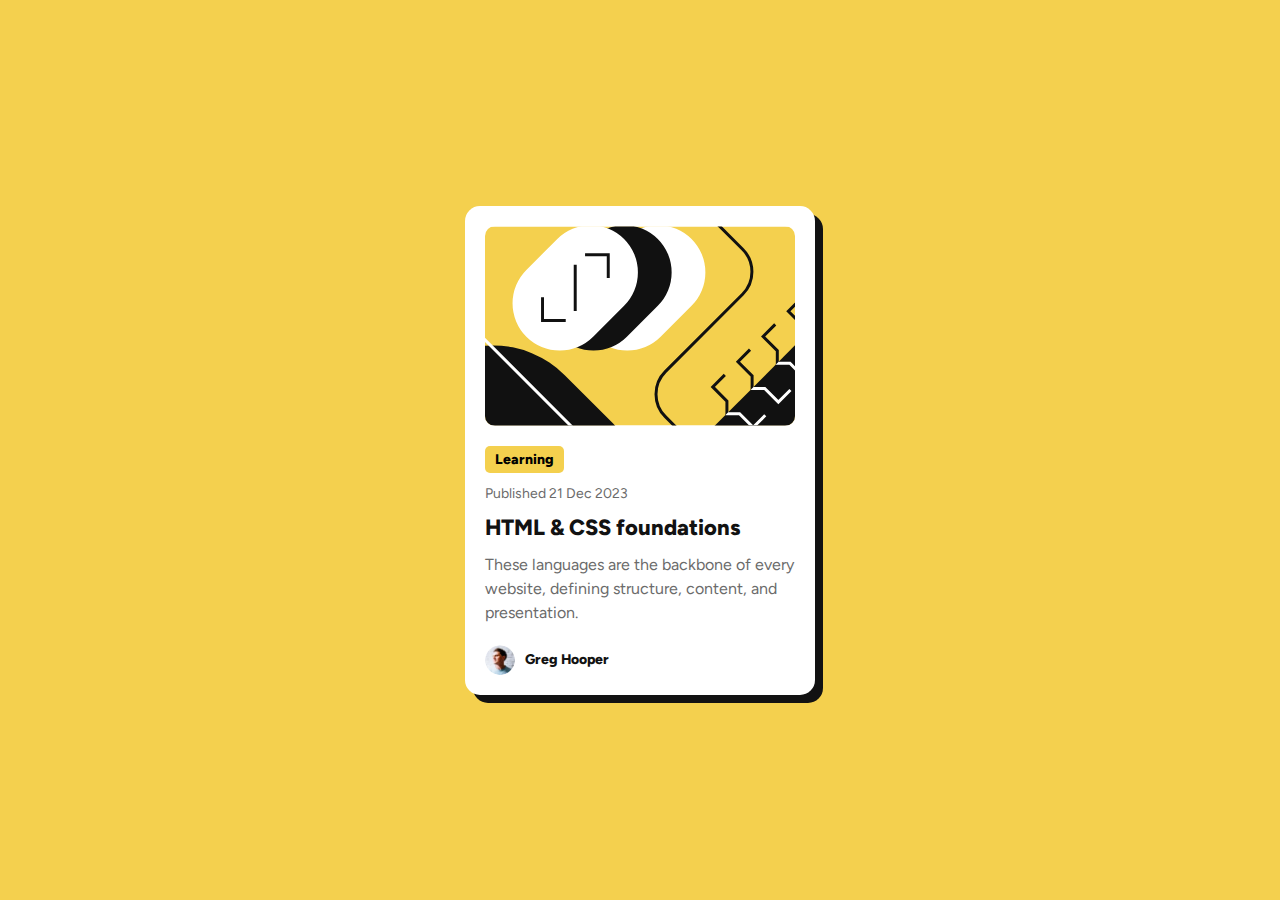
<file: blog-preview-card/index.html>
<!DOCTYPE html>
<html lang="en">
<head>
    <meta charset="UTF-8">
    <meta name="viewport" content="width=device-width, initial-scale=1.0">
    <title>Blog Preview Card</title>

<!-- Google Fonts - Figtree -->
<link rel="preconnect" href="https://fonts.googleapis.com">
<link rel="preconnect" href="https://fonts.gstatic.com" crossorigin>
<link href="https://fonts.googleapis.com/css2?family=Figtree:wght@500;800&display=swap" rel="stylesheet">

<!-- external CSS -->
 <link rel="stylesheet" href="style.css">

</head>
<body>

    <main class="card">
        <img src="./images/illustration-article.svg" alt="Article illustration" class="card-image">

        <div class="card-content">
            <p class="card-category">Learning</p>
            <p class="card-title">Published 21 Dec 2023</p>

            <h1 class="card-heading">HTML & CSS foundations</h1>
            <p class="card-description">
                These languages are the backbone of every website, defining structure, content, and presentation.
            </p>
            <div class="card-author">
                <img src="./images/image-avatar.webp" alt="Author avatar" class="author-avatar">
                <span class="author-name">Greg Hooper</span>
            </div>
        </div>
    </main>
    
</body>
</html>
</file>
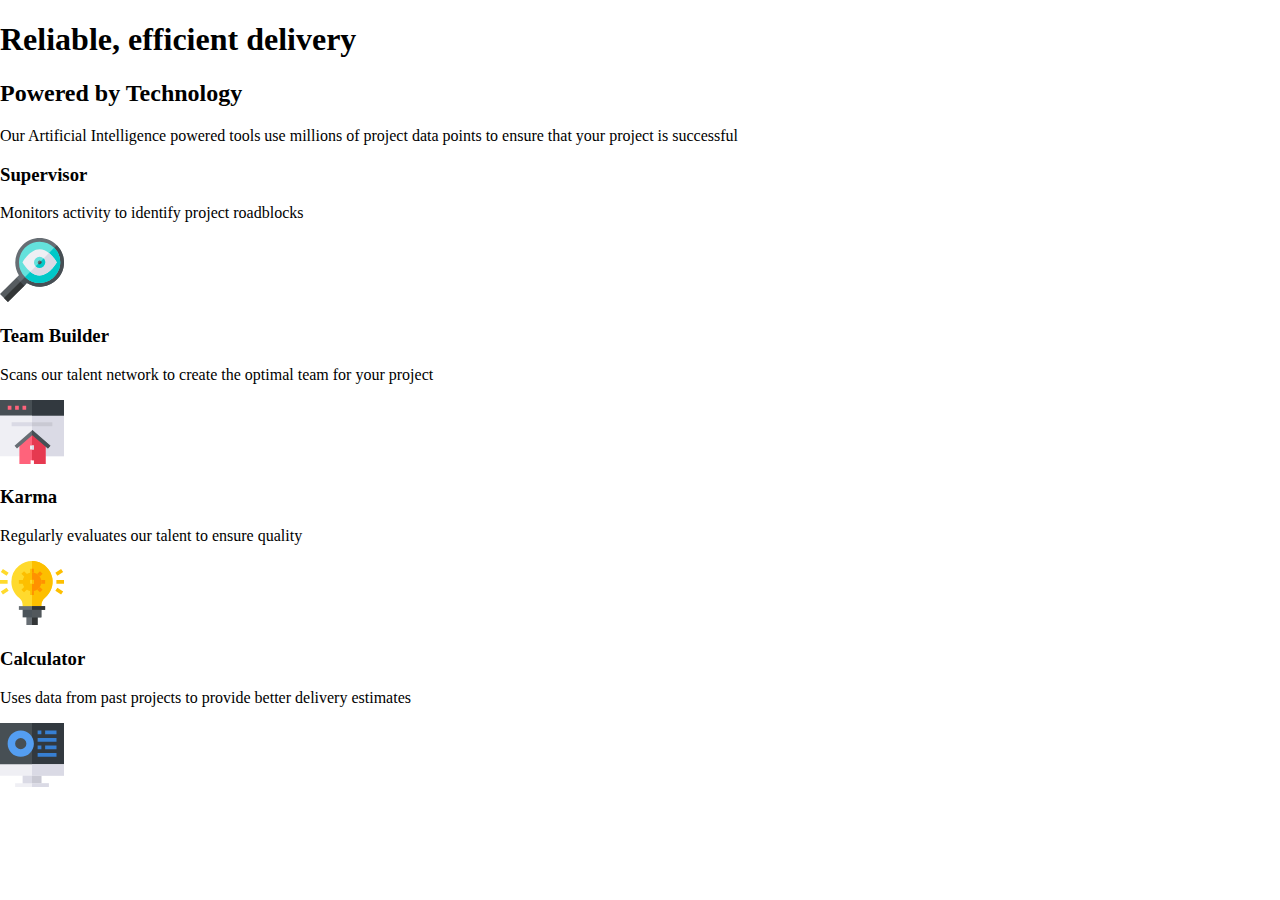
<file: four-card-feature-section/index.html>
<!DOCTYPE html>
<html lang="en">
<head>
    <meta charset="UTF-8">
    <meta name="viewport" content="width=device-width, initial-scale=1.0">
    <title>Four card feature section</title>

    <!--  Google Fonts - Figtree  -->
    <link rel="preconnect" href="https://fonts.googleapis.com">
    <link rel="preconnect" href="https://fonts.gstatic.com" crossorigin>
    <link href="https://fonts.googleapis.com/css2?family=Fraunces:ital,opsz,wght@0,9..144,100..900;1,9..144,100..900&family=Montserrat:ital,wght@0,100..900;1,100..900&family=Poppins:ital,wght@0,100;0,200;0,300;0,400;0,500;0,600;0,700;0,800;0,900;1,100;1,200;1,300;1,400;1,500;1,600;1,700;1,800;1,900&display=swap" rel="stylesheet">
    
    <!-- external CSS -->
    <link rel="stylesheet" href="style.css">

</head>
<body>
    
    <main class="card">
        <div class="card-header">
            <h1 class="title">Reliable, efficient delivery</h1>
            <h2 class="sub-title">Powered by Technology</h2>
            <p class="description">Our Artificial Intelligence powered tools use millions of project data points to ensure that your project is successful</p>
        </div>

        <!-- four card feature section   --> 
        <div class="card-grid">
            <div>
                <div class="item item-1">
                    <h3>Supervisor</h3>
                    <p>Monitors activity to identify project roadblocks</p>
                    <img src="./images/icon-supervisor.svg" alt="Supervisor" class="supervisor">
                </div>
            </div>

            <div class="content-boxes">
                <div class="item item-2">
                    <h3>Team Builder</h3>
                    <p>Scans our talent network to create the optimal team for your project</p>
                    <img src="./images/icon-team-builder.svg" alt="Team Builder" class="team-builder">
                </div>
                <div class="item item-3">
                    <h3>Karma</h3>
                    <p>Regularly evaluates our talent to ensure quality</p>
                    <img src="./images/icon-karma.svg" alt="Karma" class="karma">
                </div>
            </div>

            <div>
                <div class="item item-4">
                    <h3>Calculator</h3>
                    <p>Uses data from past projects to provide better delivery estimates</p>
                    <img src="./images/icon-calculator.svg" alt="calculator" class="calculator">
                </div>
            </div>
        </div>
        
    </main>

</body>
</html>
</file>
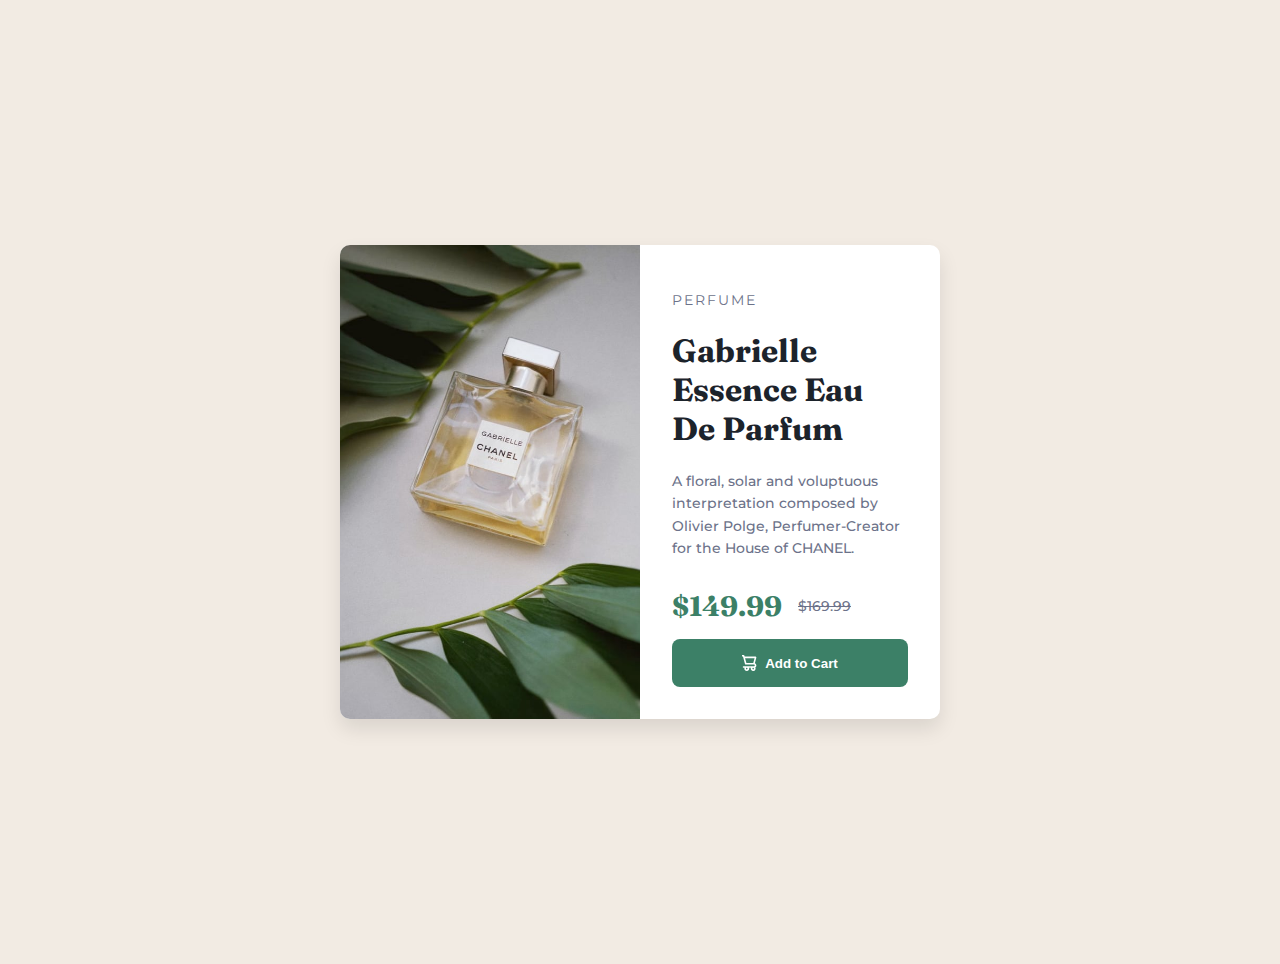
<file: product-preview-card-component/index.html>
<!DOCTYPE html>
<html lang="en">
<head>
    <meta charset="UTF-8">
    <meta name="viewport" content="width=device-width, initial-scale=1.0">
    <title>Gabrielle Essence Eau De Parfum</title>

    <!-- Google Fonts - Figtree -->
    <link rel="preconnect" href="https://fonts.googleapis.com">
    <link rel="preconnect" href="https://fonts.gstatic.com" crossorigin>
    <link href="https://fonts.googleapis.com/css2?family=Fraunces:ital,opsz,wght@0,9..144,100..900;1,9..144,100..900&family=Montserrat:ital,wght@0,100..900;1,100..900&display=swap" rel="stylesheet">

    <!-- external CSS -->
     <link rel="stylesheet" href="style.css">

</head>
<body>

    <main class="product-card">
        <img src="./images/image-product-desktop.jpg" alt="Bottle of Gabrielle Essence Eau De Parfum by CHANEL" class="product-image">

        <section class="product-info">
            <p class="category">Perfume</p>
            <h1 class="title">Gabrielle Essence Eau De Parfum</h1>
            <p class="description">A floral, solar and voluptuous interpretation composed by Olivier Polge, Perfumer-Creator for the House of CHANEL.</p>
            <div class="price-box">
                <span class="price">$149.99</span>
                <span class="orginal-price">$169.99</span>
            </div>
            <button class="add-to-cart">
                <img src="./images/icon-cart.svg" alt="" aria-hidden="true">
                Add to Cart
            </button>
        </section>
        
    </main>
    
</body>
</html>
</file>
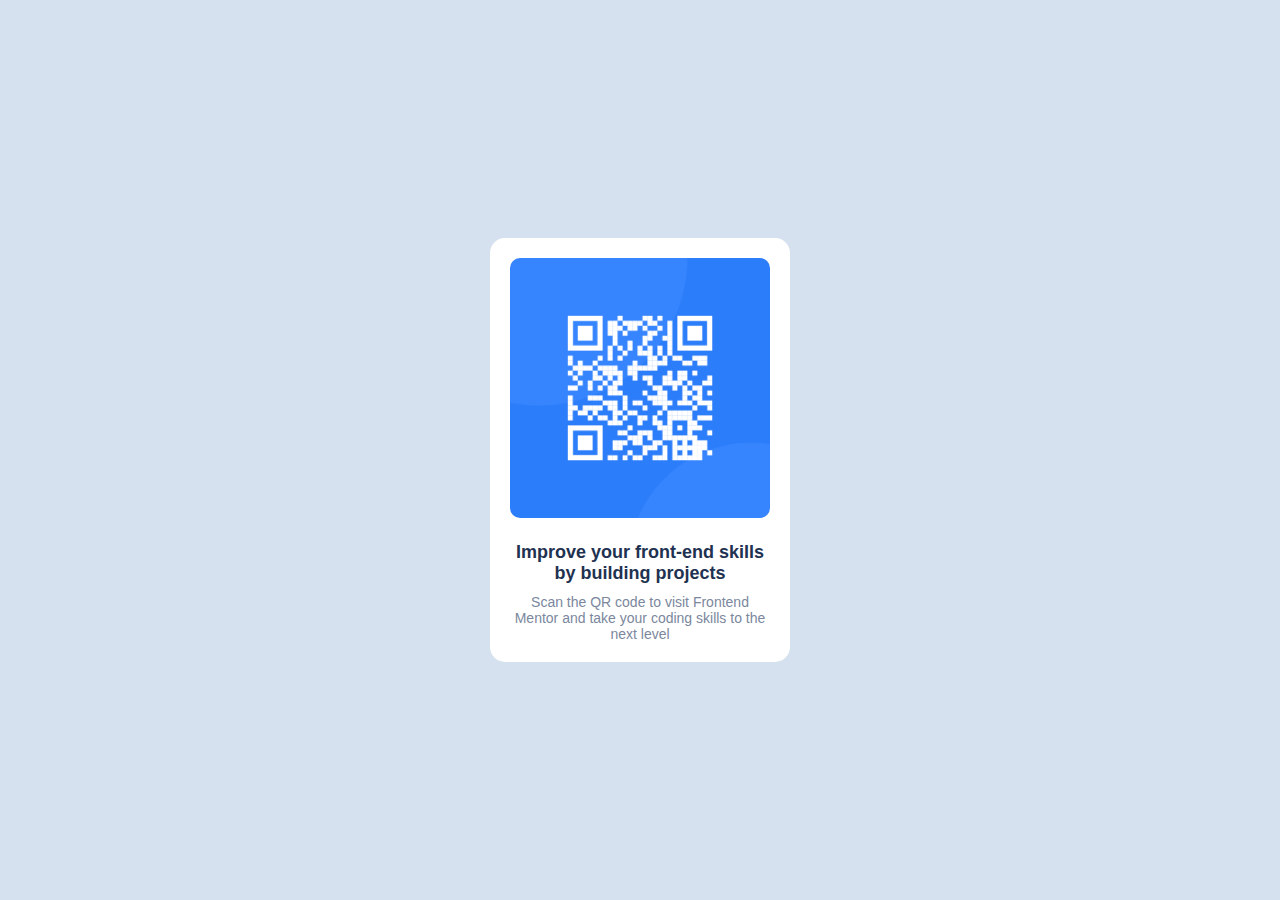
<file: qr-code-project/index.html>
<!DOCTYPE html>
<html lang="en">
<head>
    <meta charset="UTF-8">
    <meta name="viewport" content="width=device-width, initial-scale=1.0">
    <title>QR Code Component</title>
    <link rel="stylesheet" href="style.css">
</head>
<body>
    
    <div class="card">
        <img src="images/image-qr-code.png" alt="QR Code">
        <h1>Improve your front-end skills by building projects</h1>
        <p>Scan the QR code to visit Frontend Mentor and take your coding skills to the next level</p>
    </div> 
    
</body>
</html>
</file>
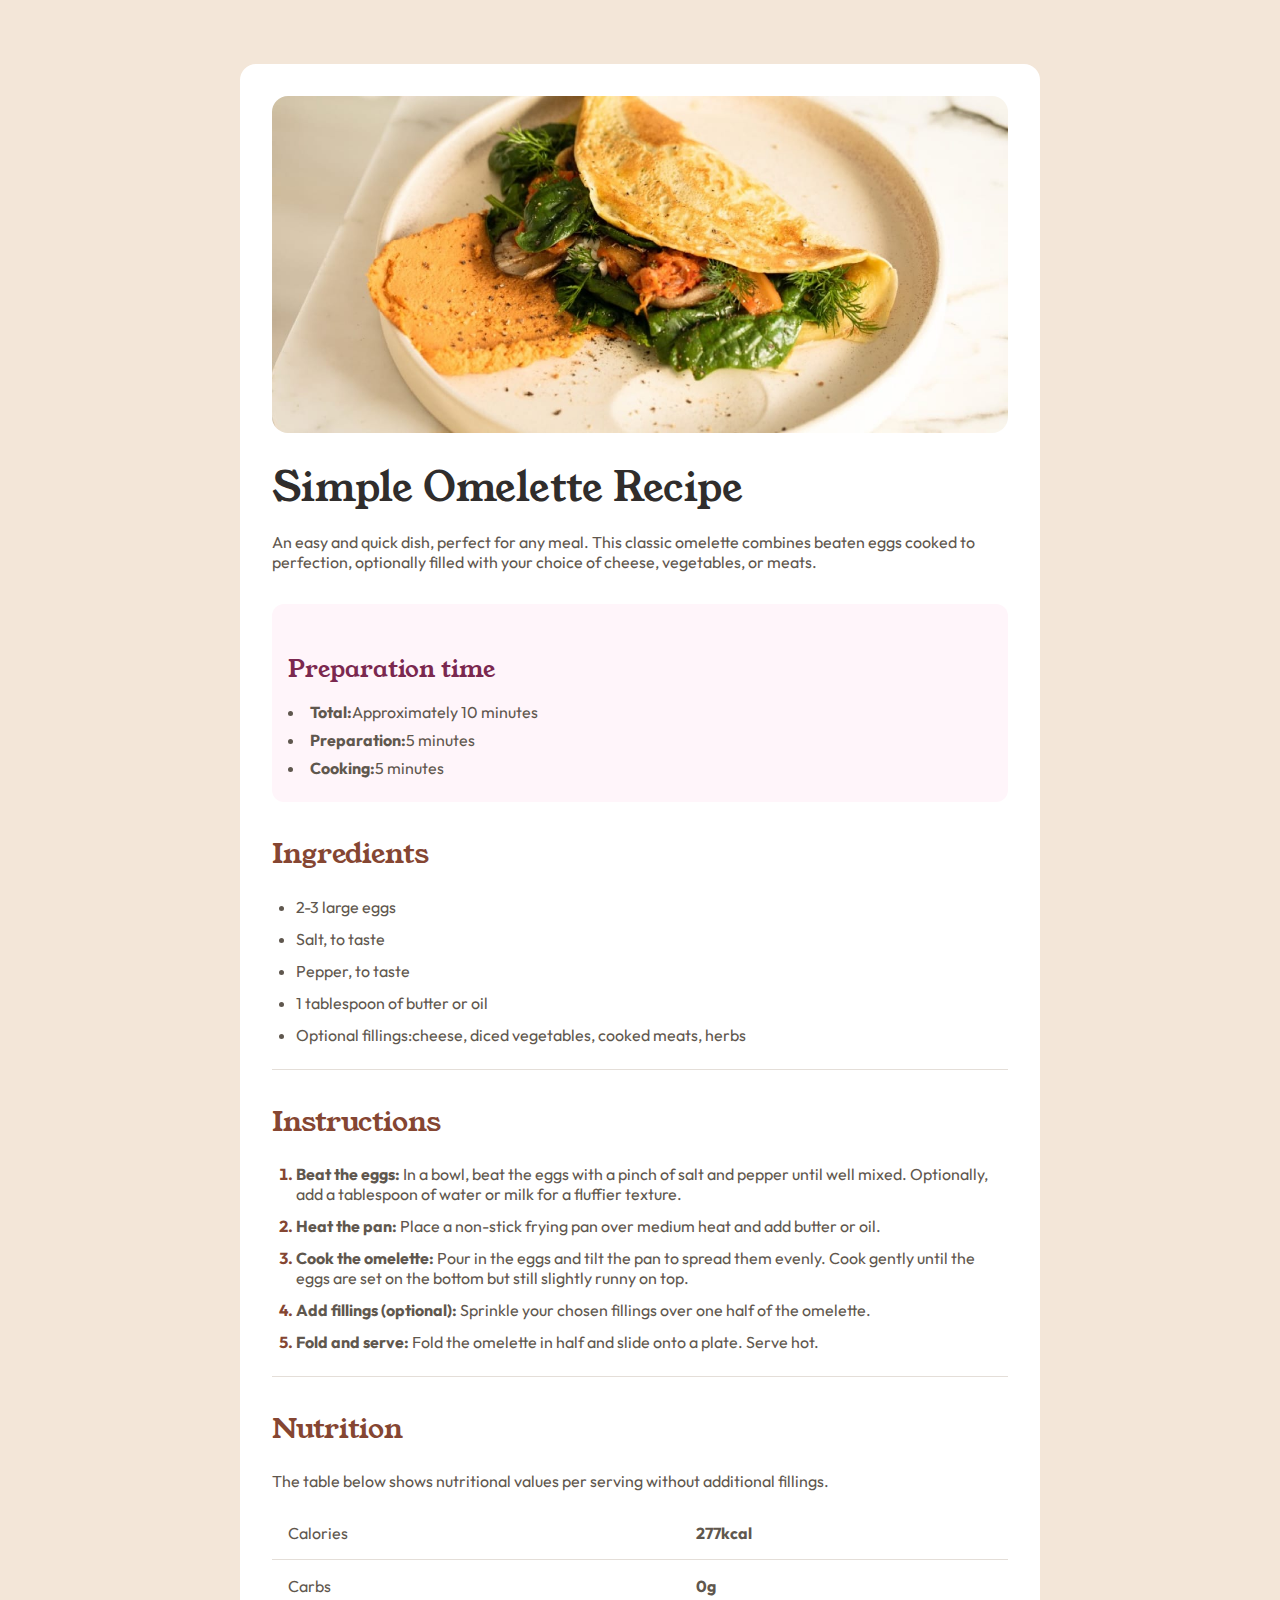
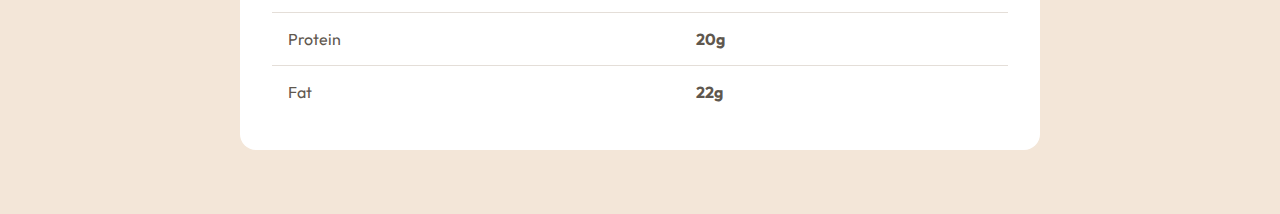
<file: recipe-page/index.html>
<!DOCTYPE html>
<html lang="en">
<head>
    <meta charset="UTF-8">
    <meta name="viewport" content="width=device-width, initial-scale=1.0">
    <title>Simple Omelette Recipe</title>
    <link rel="stylesheet" href="style.css">
    <link href="https://fonts.googleapis.com/css2?family=Outfit:wght@400;600;700&family=Young+Serif&display=swap" rel="stylesheet">
</head>
<body>
    
    <main class="recipe-card">
        <img src="./images/image-omelette.jpeg" alt="Simple Omlette" class="recipe-image">
        
        <section class="recipe-content">
            <h1>Simple Omelette Recipe</h1>
            <p class="description">An easy and quick dish, perfect for any meal. This classic omelette combines beaten eggs cooked to perfection, optionally filled with your choice of cheese, vegetables, or meats.</p>
            
            <section class="prep-time">
                <h2>Preparation time</h2>
                <ul>
                    <li><strong>Total:</strong>Approximately 10 minutes</li>
                    <li><strong>Preparation:</strong>5 minutes</li>
                    <li><strong>Cooking:</strong>5 minutes</li>
                </ul>
            </section>
            <section class="ingredients">
                <h2>Ingredients</h2>
                <ul>
                    <li>2-3 large eggs</li>
                    <li>Salt, to taste</li>
                    <li>Pepper, to taste</li>
                    <li>1 tablespoon of butter or oil</li>
                    <li>Optional fillings:cheese, diced vegetables, cooked meats, herbs</li>
                </ul>
            </section>

            <hr>
            
            <section class="instructions">
                <h2>Instructions</h2>
                <ol>
                    <li><strong>Beat the eggs:</strong> In a bowl, beat the eggs with a pinch of salt and pepper until well mixed. Optionally, add a tablespoon of water or milk for a fluffier texture.</li>
                    <li><strong>Heat the pan:</strong> Place a non-stick frying pan over medium heat and add butter or oil.</li>
                    <li><strong>Cook the omelette:</strong> Pour in the eggs and tilt the pan to spread them evenly. Cook gently until the eggs are set on the bottom but still slightly runny on top.</li>
                    <li><strong>Add fillings (optional):</strong> Sprinkle your chosen fillings over one half of the omelette.</li>
                    <li><strong>Fold and serve:</strong> Fold the omelette in half and slide onto a plate. Serve hot.</li>
                </ol>
            </section>

            <hr>

            <section class="nutrition">
                <h2>Nutrition</h2>
                <p>The table below shows nutritional values per serving without additional fillings.</p>
                <table>
                    <tbody>
                        <tr>
                            <td>Calories</td>
                            <td><strong>277kcal</strong></td>
                        </tr>
                        <tr>
                            <td>Carbs</td>
                            <td><strong>0g</strong></td>
                        </tr>
                        <tr>
                            <td>Protein</td>
                            <td><strong>20g</strong></td>
                        </tr>
                        <tr>
                            <td>Fat</td>
                            <td><strong>22g</strong></td>
                        </tr>
                    </tbody>
                </table>
            </section>
        </section>
    </main>
</body>
</html>
</file>
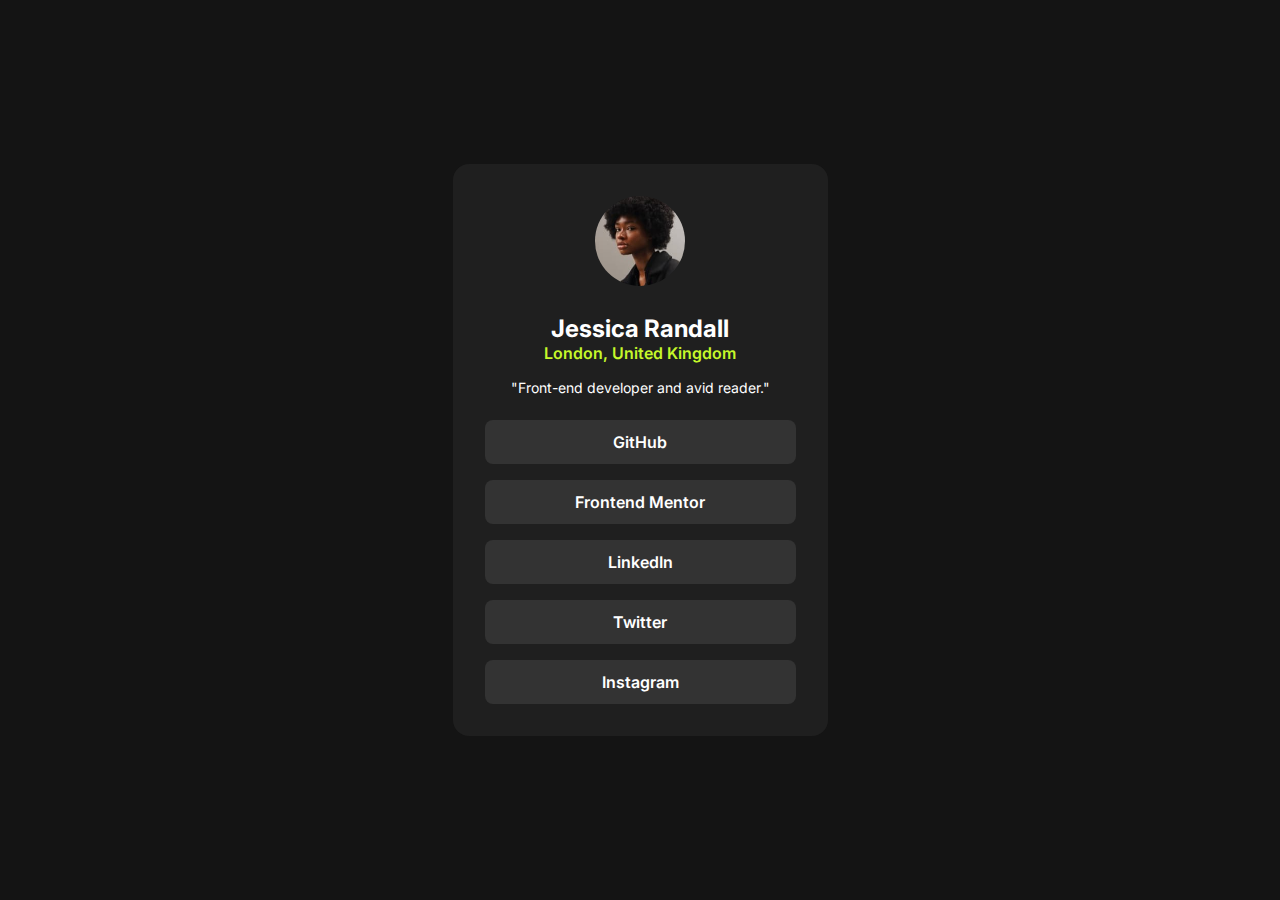
<file: social-links-profile/index.html>
<!DOCTYPE html>
<html lang="en">
<head>
    <meta charset="UTF-8">
    <meta name="viewport" content="width=device-width, initial-scale=1.0">
    <title>Social Links Profile</title>
    <link rel="stylesheet" href="style.css">
    <link href="https://fonts.googleapis.com/css2?family=Inter:wght@400;600;700&display=swap" rel="stylesheet">
</head>
<body>
    <main class="profile-card">
        <img src="./images/avatar-jessica.jpeg" alt="Profile picture of Jessica Randall" class="profile-img">
        <h1>Jessica Randall</h1>
        <p class="profile-location">London, United Kingdom</p>
        <p class="profile-bio">"Front-end developer and avid reader."</p>

        <nav class="social-links">
            <ul>
                <li><a href="" class="btn">GitHub</a></li>
                <li><a href="" class="btn">Frontend Mentor</a></li>
                <li><a href="" class="btn">LinkedIn</a></li>
                <li><a href="" class="btn">Twitter</a></li>
                <li><a href="" class="btn">Instagram</a></li>
            </ul>
        </nav>     
    </main>
</body>
</html>
</file>
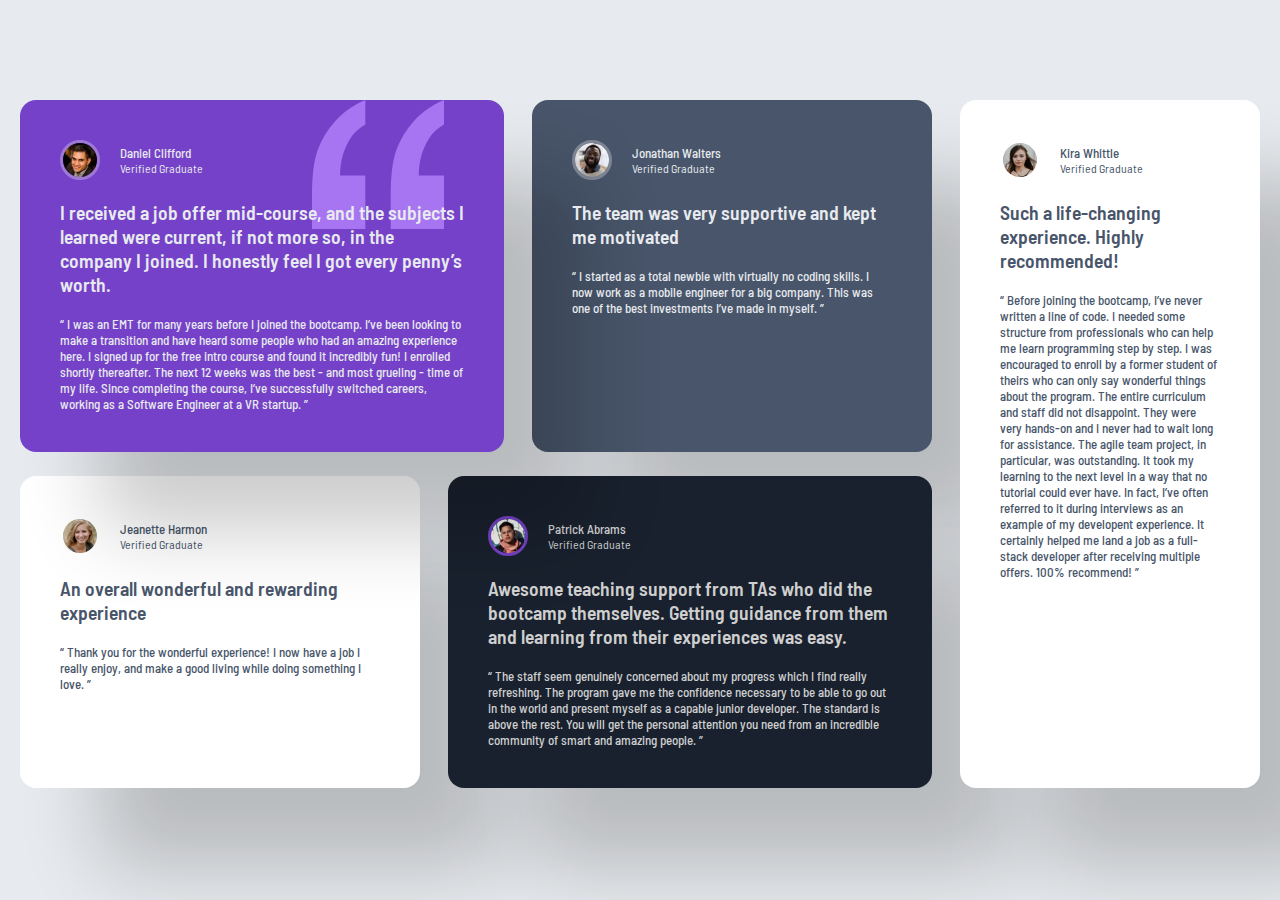
<file: testimonials-grid-section/index.html>
<!DOCTYPE html>
<html lang="en">
  <head>
    <meta charset="UTF-8" />
    <meta name="viewport" content="width=device-width, initial-scale=1.0" />
    <title>Testimonials Grid Section</title>

    <link rel="preconnect" href="https://fonts.googleapis.com" />
    <link rel="preconnect" href="https://fonts.gstatic.com" crossorigin />
    <link
      href="https://fonts.googleapis.com/css2?family=Barlow+Semi+Condensed:ital,wght@0,100;0,200;0,300;0,400;0,500;0,600;0,700;0,800;0,900;1,100;1,200;1,300;1,400;1,500;1,600;1,700;1,800;1,900&display=swap"
      rel="stylesheet"
    />

    <link rel="stylesheet" href="style.css" />
  </head>
  <body>
    <div class="container">
      <div class="boxes">
        <div class="box-1">
          <div class="item item-1">
            <div class="author">
              <img
                class="avatar"
                src="./images/image-daniel.jpg"
                alt="Daniel Clifford"
              />
              <div class="author-info">
                <div class="author-name">Daniel Clifford</div>
                <div class="author-job">Verified Graduate</div>
              </div>
            </div>
            <div class="content">
              <h2 class="title">
                I received a job offer mid-course, and the subjects I learned
                were current, if not more so, in the company I joined. I
                honestly feel I got every penny’s worth.
              </h2>

              <p>
                “ I was an EMT for many years before I joined the bootcamp. I’ve
                been looking to make a transition and have heard some people who
                had an amazing experience here. I signed up for the free intro
                course and found it incredibly fun! I enrolled shortly
                thereafter. The next 12 weeks was the best - and most grueling -
                time of my life. Since completing the course, I’ve successfully
                switched careers, working as a Software Engineer at a VR
                startup. ”
              </p>
            </div>
            <img
              src="./images/bg-pattern-quotation.svg"
              alt=""
              class="pattern"
            />
          </div>
          <div class="item item-2">
            <div class="author">
              <img
                class="avatar"
                src="./images/image-jonathan.jpg"
                alt="Jonathan Walters"
              />
              <div class="author-info">
                <div class="author-name">Jonathan Walters</div>
                <div class="author-job">Verified Graduate</div>
              </div>
            </div>
            <div class="content">
              <h2 class="title">
                The team was very supportive and kept me motivated
              </h2>

              <p>
                “ I started as a total newbie with virtually no coding skills. I
                now work as a mobile engineer for a big company. This was one of
                the best investments I’ve made in myself. ”
              </p>
            </div>
          </div>
        </div>

        <div class="box-2">
          <div class="item item-4">
            <div class="author">
              <img
                class="avatar"
                src="./images/image-jeanette.jpg"
                alt="Jeanette Harmon"
              />
              <div class="author-info">
                <div class="author-name">Jeanette Harmon</div>
                <div class="author-job">Verified Graduate</div>
              </div>
            </div>
            <div class="content">
              <h2 class="title">
                An overall wonderful and rewarding experience
              </h2>

              <p>
                “ Thank you for the wonderful experience! I now have a job I
                really enjoy, and make a good living while doing something I
                love. ”
              </p>
            </div>
          </div>
          <div class="item item-5">
            <div class="author">
              <img
                class="avatar"
                src="./images/image-patrick.jpg"
                alt="Patrick Abrams"
              />
              <div class="author-info">
                <div class="author-name">Patrick Abrams</div>
                <div class="author-job">Verified Graduate</div>
              </div>
            </div>
            <div class="content">
              <h2 class="title">
                Awesome teaching support from TAs who did the bootcamp
                themselves. Getting guidance from them and learning from their
                experiences was easy.
              </h2>

              <p>
                “ The staff seem genuinely concerned about my progress which I
                find really refreshing. The program gave me the confidence
                necessary to be able to go out in the world and present myself
                as a capable junior developer. The standard is above the rest.
                You will get the personal attention you need from an incredible
                community of smart and amazing people. ”
              </p>
            </div>
          </div>
        </div>
      </div>

      <div class="item item-3">
        <div class="author">
          <img
            class="avatar"
            src="./images/image-kira.jpg"
            alt="Kira Whittle"
          />
          <div class="author-info">
            <div class="author-name">Kira Whittle</div>
            <div class="author-job">Verified Graduate</div>
          </div>
        </div>
        <div class="content">
          <h2 class="title">
            Such a life-changing experience. Highly recommended!
          </h2>

          <p>
            “ Before joining the bootcamp, I’ve never written a line of code. I
            needed some structure from professionals who can help me learn
            programming step by step. I was encouraged to enroll by a former
            student of theirs who can only say wonderful things about the
            program. The entire curriculum and staff did not disappoint. They
            were very hands-on and I never had to wait long for assistance. The
            agile team project, in particular, was outstanding. It took my
            learning to the next level in a way that no tutorial could ever
            have. In fact, I’ve often referred to it during interviews as an
            example of my developent experience. It certainly helped me land a
            job as a full-stack developer after receiving multiple offers. 100%
            recommend! ”
          </p>
        </div>
      </div>
    </div>
  </body>
</html>
</file>
<file: four-card-feature-section/style.css>
:root {
    --red: hsl(0, 78%, 62%);
    --cyan: hsl(180, 62%, 55%);
    --orange: hsl(34, 97%, 64%);
    --blue: hsl(212, 86%, 64%);
    --grey-500: hsl(234, 12%, 34%);
    --grey-400: hsl(212, 6%, 44%);
    --white: hsl(0, 0%, 100%);
    --font-poppins: 'Poppins', sans-serif;
}

body {
    width: 1440px;
    margin: 0 auto;
    background-color: var(--white);
}

.card-content {
    display: grid;
    grid-template-columns: 1fr 1fr 1fr;
    grid-template-rows: 100px 100px;
}
</file>
<file: product-preview-card-component/style.css>
:root {
    --green-500: hsl(158, 36%, 37%);
    --green-700: hsl(158, 42%, 18%);
    --black: hsl(212, 21%, 14%);
    --grey: hsl(228, 12%, 48%);
    --cream: hsl(30, 38%, 92%);
    --white: hsl(0, 0%, 100%);
    --font-montserrat: 'Montserrat', sans-serif;
    --font-fraunces: 'Fraunces', serif;
}

body {
    background-color: var(--cream);
    font-family: var(--font-montserrat);
    display: flex;
    justify-content: center;
    align-items: center;
    padding: 2rem;
    min-height: 100vh;
    margin: 0;
}

.product-card {
    background-color: var(--white);
    border-radius: 10px;
    overflow: hidden;
    display: flex;
    flex-direction: row;
    max-width: 600px;
    box-shadow: 0 10px 20px rgba(0, 0, 0, 0.1);
}

.product-image {
    width: 50%;
    object-fit: cover;
    display: block;
}

.product-info {
    width: 50%;
    padding: 2rem;
    display: flex;
    flex-direction: column;
    justify-content: space-between;
}

.category {
    text-transform: uppercase;
    letter-spacing: 2px;
    color: var(--grey);
    font-size: 14px;
}

.title {
    font-family: var(--font-fraunces);
    font-size: 32px;
    color: var(--black);
    margin: 0.5rem 0;
}

.description {
    font-size: 14px;
    color: var(--grey);
    line-height: 1.6;
    font-weight: 500;
}

.price-box {
    display: flex;
    align-items: center;
    gap: 1rem;
    margin: 1rem 0;
}

.price {
    font-family: var(--font-fraunces);
    font-size: 28px;
    color: var(--green-500);
    font-weight: 700;
}

.orginal-price {
    font-size: 14px;
    text-decoration: line-through;
    color: var(--grey);
    font-weight: 500;
}

.add-to-cart {
    background-color: var(--green-500);
    color: var(--white);
    border: none;
    padding: 1rem;
    border-radius: 8px;
    font-weight: 700;
    display: flex;
    align-items: center;
    justify-content: center;
    gap: 0.5rem;
    cursor: pointer;
    transition: background-color 0.3s ease;
}


.add-to-cart:hover,
.add-to-cart:focus {
  background-color: var(--green-700);
  outline: 2px solid var(--green-700);
  outline-offset: 0.1px;
}

/* Responsive Design */
@media (max-width: 768px) {
    .product-card {
      flex-direction: column;
      max-width: 375px;
      width: 100%;
    }
  
    .product-image {
      width: 100%;
      height: auto;
      content: url("./images/image-product-mobile.jpg"); /* mobile image automatically swaps */
    }
  
    .product-info {
      width: 92%;
      padding: 1.5rem;
      box-sizing: border-box;
    }
  }
</file>
<file: qr-code-project/style.css>
* {
    margin: 0;
    padding: 0;
    box-sizing: border-box;
}

body {
    background-color: #d5e1ef;
    height: 100vh;
    display: flex;
    justify-content: center;
    align-items: center;
    font-family: 'Outfit', sans-serif;
}

.card {
    background-color: white;
    padding: 20px;
    border-radius: 15px;
    text-align: center;
    width: 300px;
    box-shadow: o 5px 15px rgba(0, 0, 0, 0.1);
}

.card img {
    width: 100%;
    border-radius: 10px;
}

 .card h1 {
    font-size: 18px;
    margin: 20px 0 10px;
    color: #1f3251;
 }

.card p {
    font-size: 14px;
    color: #7b879d;
}
</file>
<file: recipe-page/style.css>
/* Google Fonts */
body {
    font-family: 'Outfit', sans-serif;
    font-size: 16px;
    background-color: hsl(30, 54%, 90%);
    color: hsl(30, 10%, 34%);
    margin: 0;
    padding: 2rem 1rem;
    display: flex;
    justify-content: center;
}

/* Container */
.recipe-card {
    background-color: hsl(0, 0%, 100%);
    border-radius: 1rem;
    max-width: 736px;
    margin: 2rem auto;
    padding: 2rem;
}

/* Image */
.recipe-image {
    width: 100%;
    height: auto;
    border-radius: 1rem;
    display: block;
    margin-bottom: 0.75rem;
}

/* Content */
.recipe-content {
    padding: 0rem;
}

/* Titles */
h1 {
    font-family: 'Young Serif', serif;
    font-weight: 400;
    color: hsl(24, 5%, 18%);
    font-size: 2.5rem;
    margin-bottom: 1rem;
}

h2 {
    font-family: 'Young Serif', serif;
    font-weight: 400;
    font-size: 1.75rem;
    color: hsl(14, 45%, 36%);
    margin-top: 2rem;
  }

/* explanation */
.description {
    color: hsl(30, 10%, 34%);
    margin-bottom: 2rem;
  }

/* Preparation Time Box */
.prep-time {
    background-color: hsl(330, 100%, 98%);
    padding: 1rem;
    border-radius: 0.75rem;
    margin-bottom: 2rem;
}

.prep-time h2 {
    color: hsl(332, 51%, 32%);
    font-size: 1.5rem;
    margin-bottom: 1rem;
}

.prep-time ul {
    list-style: disc inside;
    padding: 0;
    margin: 0;
  }
  
  .prep-time li {
    margin-bottom: 0.5rem;
  }

/* Lists */
.ingredients ul,
.instructions ol {
  padding-left: 1.5rem;
  margin-top: 1rem;
}

.ingredients li,
.instructions li {
  margin-bottom: 0.75rem;
  color: hsl(30, 10%, 34%);
}

/* Numbered table */
.instructions ol {
  list-style-type: decimal;
}

/* Make numbers bold */
.instructions li::marker {
    font-weight: 700;
    color: hsl(14, 45%, 36%);
  }

/* Table */
.nutrition p {
  color: hsl(30, 10%, 34%);
  margin-top: 1rem;
}

.nutrition table {
  width: 100%;
  margin-top: 1rem;
  border-collapse: collapse;
}

.nutrition td {
  padding: 1rem 0;
  border-bottom: 1px solid hsl(30, 18%, 87%);
  color: hsl(30, 10%, 34%);
}

.nutrition td:first-child {
  padding-left: 1rem;
}

.nutrition tr:last-child td {
    border-bottom: none;
  }
  

/* Line */
hr {
  border: none;
  border-top: 1px solid hsl(30, 18%, 87%);
  margin: 1.5rem 0;
}

/* Responsive */
@media (max-width: 600px) {

    body {
        background-color: hsl(0, 0%, 100%);
        margin: 0;
        padding: 0;
    }
    
    .recipe-card {
        background: none;
        box-shadow: none;
        margin: 0;
        padding: 0;
    }
    
    .recipe-image {
        width: 100%;
        height: auto;
        border-radius: 0;
        display: block;
    }
    
    .recipe-content {
    padding: 1.5rem;
}

h1 {
    font-size: 2rem;
}

h2 {
    font-size: 1.5rem;
}
}
</file>
<file: testimonials-grid-section/style.css>
:root {
  --purple-50: hsl(260, 100%, 95%);
  --purple-300: hsl(264, 82%, 80%);
  --purple-500: hsl(263, 55%, 52%);
  --white: hsl(0, 0%, 100%);
  --grey-100: hsl(214, 17%, 92%);
  --grey-200: hsl(0, 0%, 81%);
  --grey-400: hsl(224, 10%, 45%);
  --grey-500: hsl(217, 19%, 35%);
  --dark-blue: hsl(219, 29%, 14%);
  --black: hsl(0, 0%, 7%);
  --font-barlow-semi-condensed: "Barlow Semi Condensed", sans-serif;
}

* {
  margin: 0;
  padding: 0;
  box-sizing: border-box;
}

body {
  font: 13px var(--font-barlow-semi-condensed);
  background: var(--grey-100);
}

.container {
  max-width: 1440px;
  margin: 80px auto;
  display: flex;
  gap: 28px;
  padding: 20px;
}

.item-1 {
  background: var(--purple-500);
  color: var(--grey-100);
  position: relative;
}

.item-1 .pattern {
  position: absolute;
  top: 0;
  right: 60px;
  width: 132px;
}

.item-2 {
  background: var(--grey-500);
  color: var(--grey-100);
  width: 400px;
  flex-shrink: 0;
}

.item-3 {
  background: var(--white);
  color: var(--grey-500);
  width: 300px;
  flex-shrink: 0;
}

.item-4 {
  background: var(--white);
  color: var(--grey-500);
  width: 400px;
  flex-shrink: 0;
}

.item-5 {
  background: var(--dark-blue);
  color: var(--grey-200);
}

.boxes {
  display: flex;
  flex-direction: column;
  gap: 24px;
}

.box-1,
.box-2 {
  display: flex;
  gap: 28px;
}

.item {
  padding: 40px;
  border-radius: 16px;
  box-shadow: 80px 80px 80px rgba(0, 0, 0, 0.2);
}

.item .avatar {
  width: 40px;
  height: 40px;
  border-radius: 100%;
  object-fit: cover;
  border: 3px solid rgba(255, 255, 255, 0.3);
}

.item.item-5 .avatar {
  border-color: var(--purple-500);
}

.item .author {
  display: flex;
  gap: 20px;
  align-items: center;
}

.item .author .author-info .author-name {
  font-weight: 500;
}

.item .author .author-info .author-job {
  font-size: 12px;
}

.item .content {
  display: flex;
  flex-direction: column;
  gap: 20px;
  margin-top: 20px;
  position: relative;
  z-index: 10;
}

.item .content .title {
  font-weight: 600;
}

.item .content p {
  font-weight: 500;
}

@media (max-width: 1199px) {
  .pattern {
    display: none;
  }

  .container {
    padding: 12px;
    flex-direction: column;
  }

  .item-3 {
    width: 100%;
  }
}

@media (max-width: 768px) {
  .box-1,
  .box-2 {
    flex-direction: column;
  }

  .item {
    width: 100%;
  }
}
</file>
<file: blog-preview-card/style.css>
/* Reset  ve temel ayarlar */
* {
    margin: 0;
    padding: 0;
    box-sizing: border-box;
}

/* Genel sayfa ayarlari*/
body {
    font-family: 'Figtree', sans-serif;
    font-size: clamp(14px, 4vw, 16px);
    background-color: hsl(47, 88%, 63%);
    display: flex;
    justify-content: center;
    align-items: center;
    min-height: 100vh;
}

/* Kart */
.card {
    background-color: hsl(0, 0%, 100%);
    padding: 20px;
    border-radius: 15px;
    box-shadow: 8px 8px 0px 0px hsl(0, 0%, 7%);
    max-width: 350px;
}

/* Kartin ust gorseli */
.card-image {
    width: 100%;
    height: 200px;
    object-fit: cover;
    border-radius: 10px;
    display: block;
  }
  

/* Kart icerigi */
.card-content {
    margin-top: 20px;
}

.card-category {
    background-color: hsl(47, 88%, 63%);
    padding: 5px 10px;
    border-radius: 5px; 
    font-weight: 800;
    font-size: clamp(14px, 3vw, 14px);
    display: inline-block;
}

.card-title {
    margin-top: 12px;
    font-size: clamp(14px, 3vw, 14px);
    color: hsl(0, 0%, 42%);
}

.card-heading {
    margin-top: 12px;
    font-size: clamp(22px, 5vw, 22px);
    font-weight: 800;
    color: hsl(0, 0%, 7%);
    cursor: pointer;
}

/* Hover efekti */
.card-heading:hover {
    color: hsl(47, 88%, 63%);
}

/* Aciklama */
.card-description {
    margin-top: 12px;
    color: hsl(0, 0%, 42%);
    line-height: 1.5;
    font-size: clamp(14px, 4vw, 16px);
}

/* Yazar Bilgisi */
.card-author {
    display: flex;
    align-items: center;
    gap: 10px;
    margin-top: 20px;
}

.author-avatar {
    width: 30px;
    height: 30px;
    border-radius: 50%;
}

.author-name {
    font-weight: 800;
    font-size: clamp(12px, 3vw, 14px);
    color: hsl(0, 0%, 7%);
}
</file>
<file: social-links-profile/style.css>
/* Reset */
* {
    margin: 0;
    padding: 0;
    box-sizing: border-box;
}

/* Body */
body {
    font-family: 'Inter', sans-serif;
    background-color: hsl(0, 0%, 8%);
    color: hsl(0, 0%, 100%);
    min-height: 100vh;
    display: flex;
    align-items: center;
    justify-content: center;
    padding: 1rem;
}

/* Main Card*/
.profile-card {
    background-color: hsl(0, 0%, 12%);
    padding: 2rem;
    border-radius: 1rem;
    max-width: 375px;
    width: 100%;
    text-align: center;
}

/* Profile Images */
.profile-img {
    width: 90px;
    height: 90px;
    border-radius: 50%;
    object-fit: cover;
    margin-bottom: 1rem;
}

/* Profile Details */
.profile-card h1 {
    font-size: 1.5rem;
    margin-top: 0.5rem;
}

.profile-location {
    color: hsl(75, 94%, 57%);
    font-weight: 600;
    margin-bottom: 1rem;
}

.profile-bio {
    font-size: 14px;
    margin-bottom: 1.5rem;
}

/* Social Links */
.social-links ul {
    list-style: none;
    display: flex;
    flex-direction: column;
    gap: 1rem;
}

.social-links a {
    display: block;
    background-color: hsl(0, 0%, 20%);
    color: hsl(0, 0%, 100%);
    padding: 0.75rem;
    border-radius: 0.5rem;
    text-decoration: none;
    font-weight: 600;
    transition: bacgrond-color 0.3s ease;
}

/* Hover effects */
.social-links a:hover {
    background-color: hsl(75, 94%, 57%);
    color: hsl(0, 0%, 8%);
}
</file>
